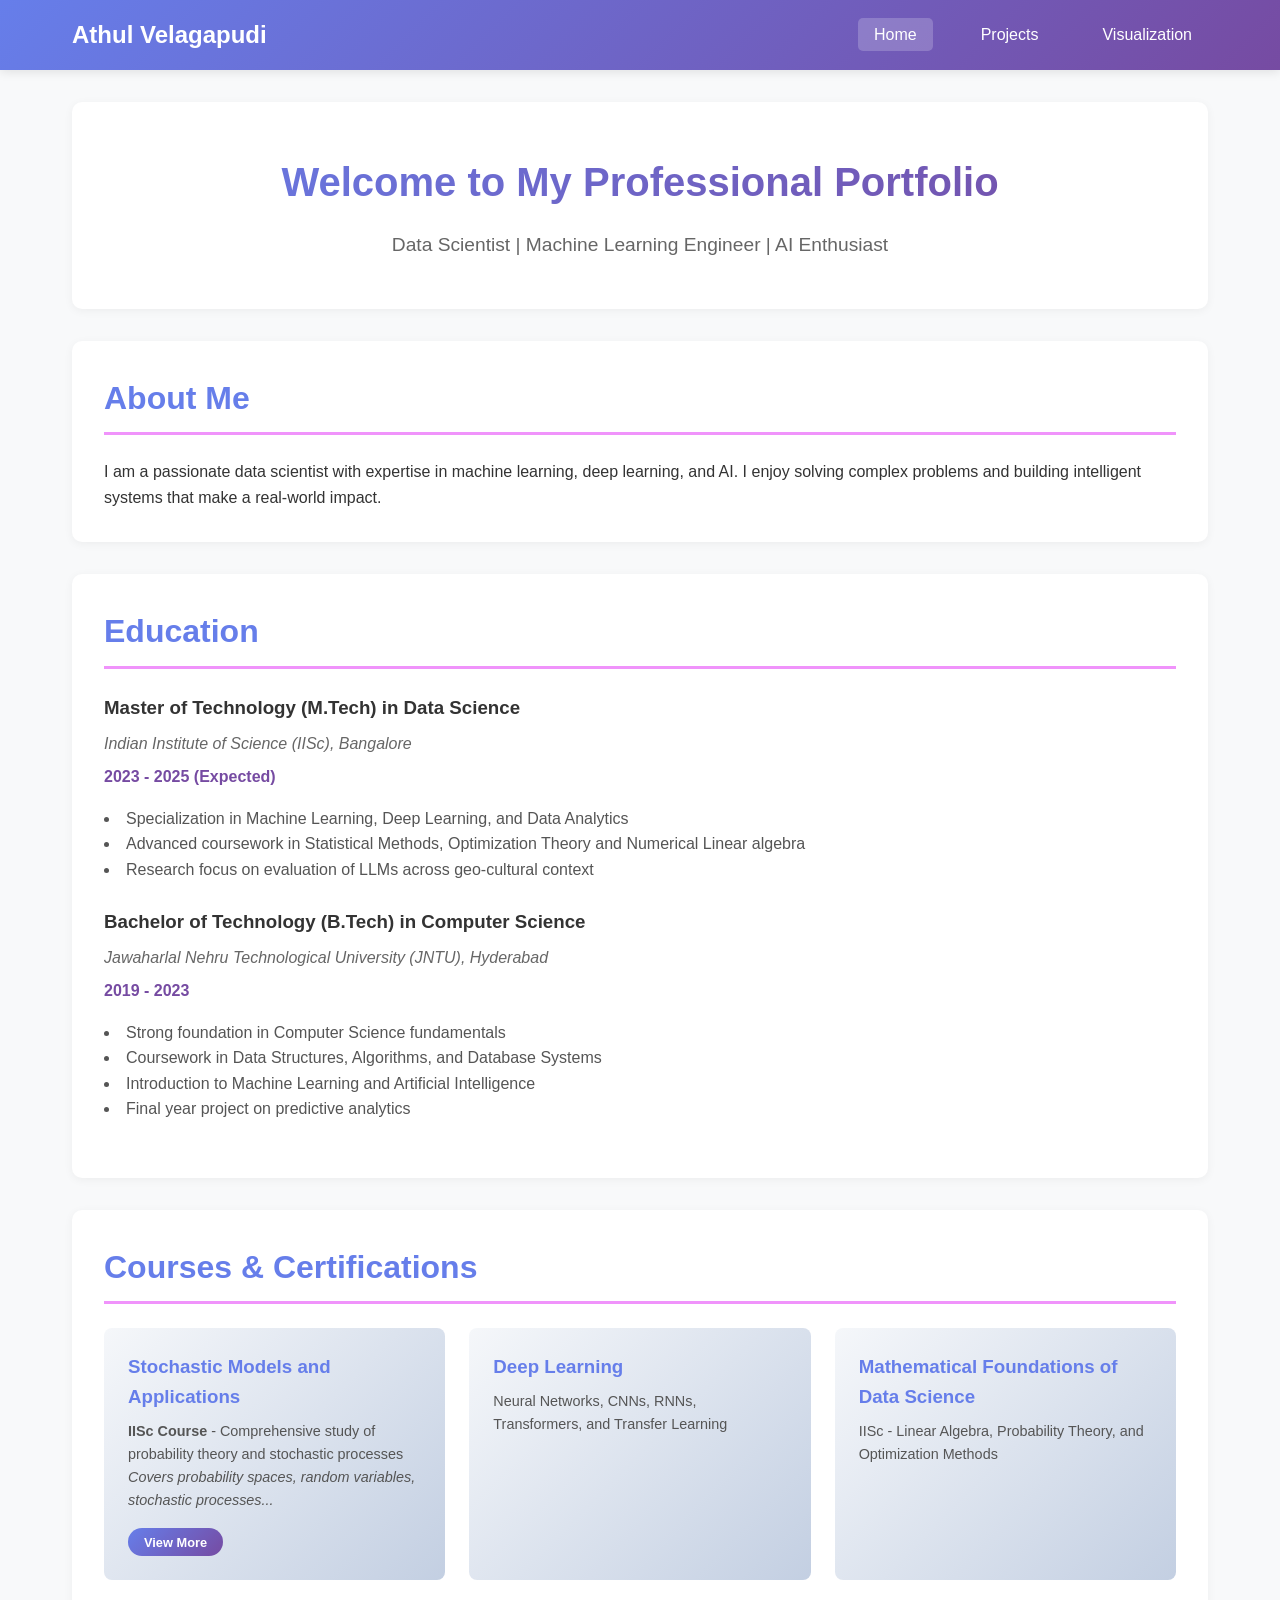
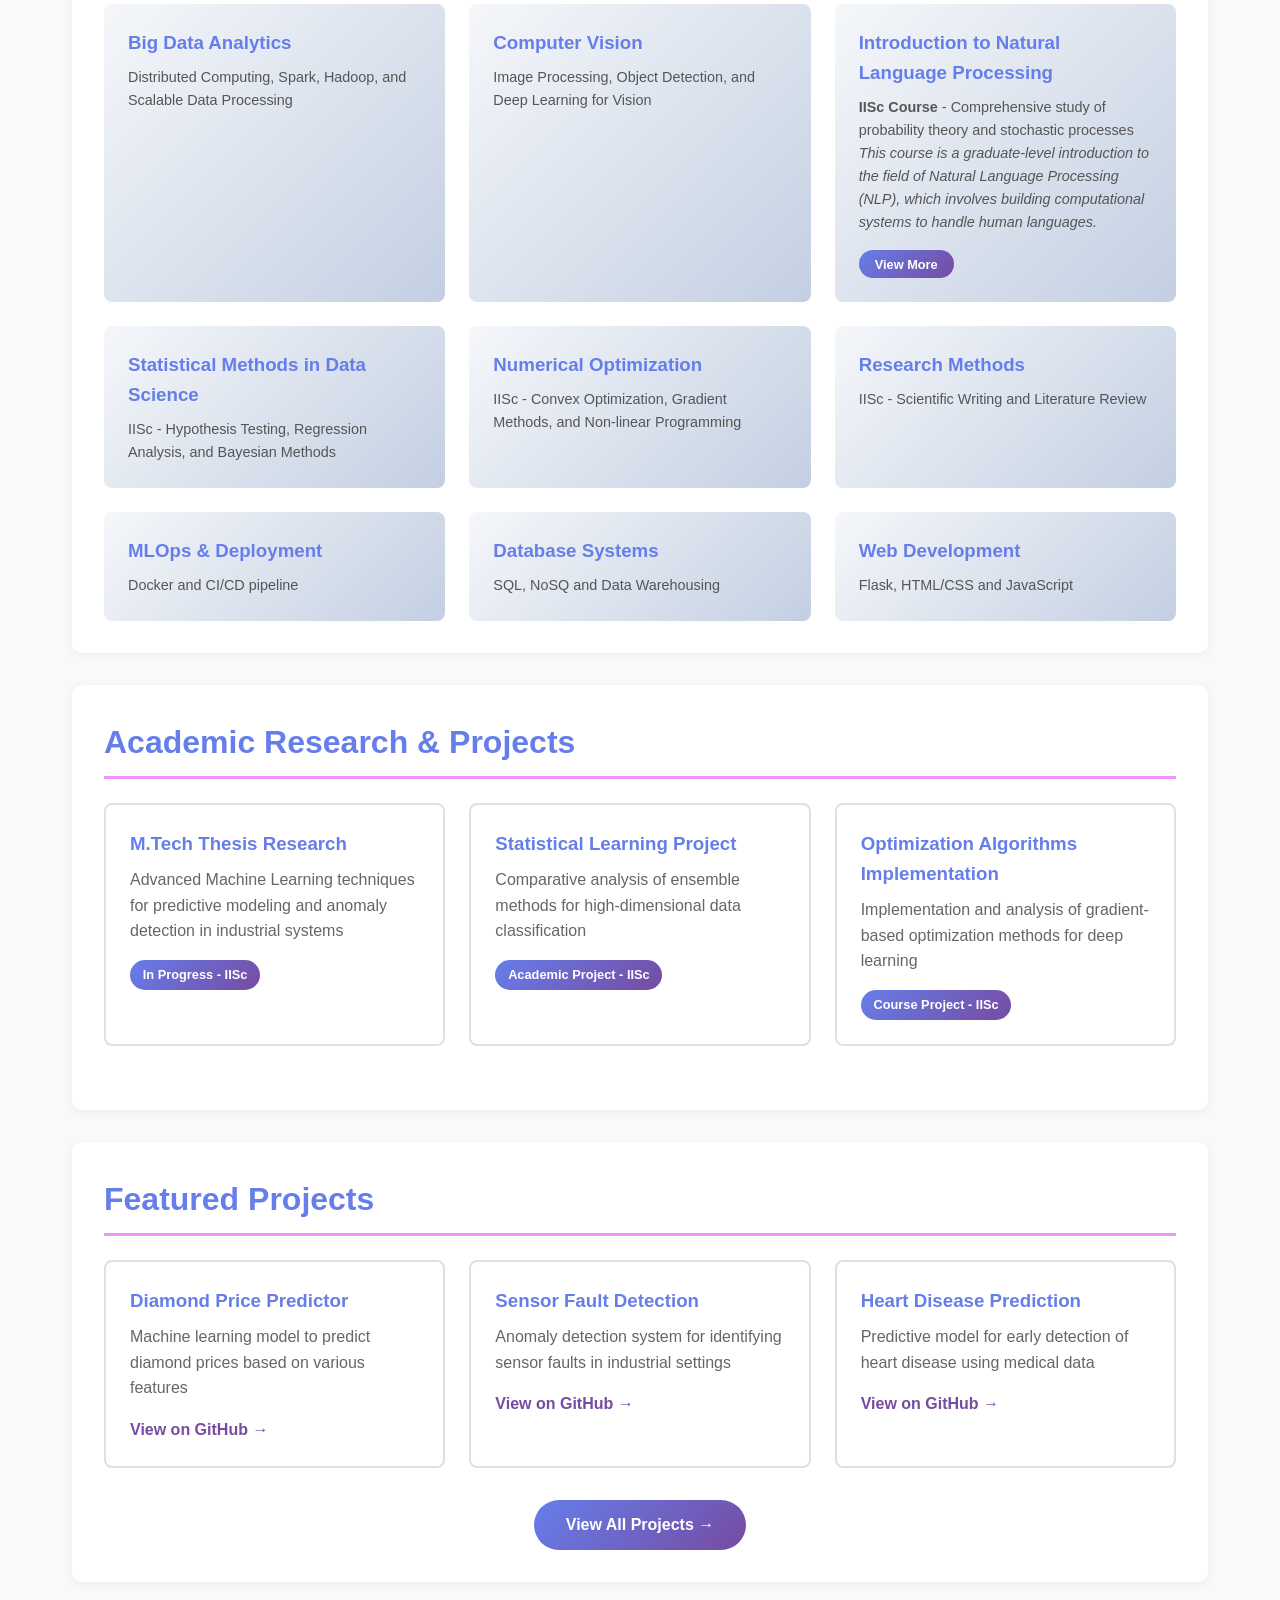
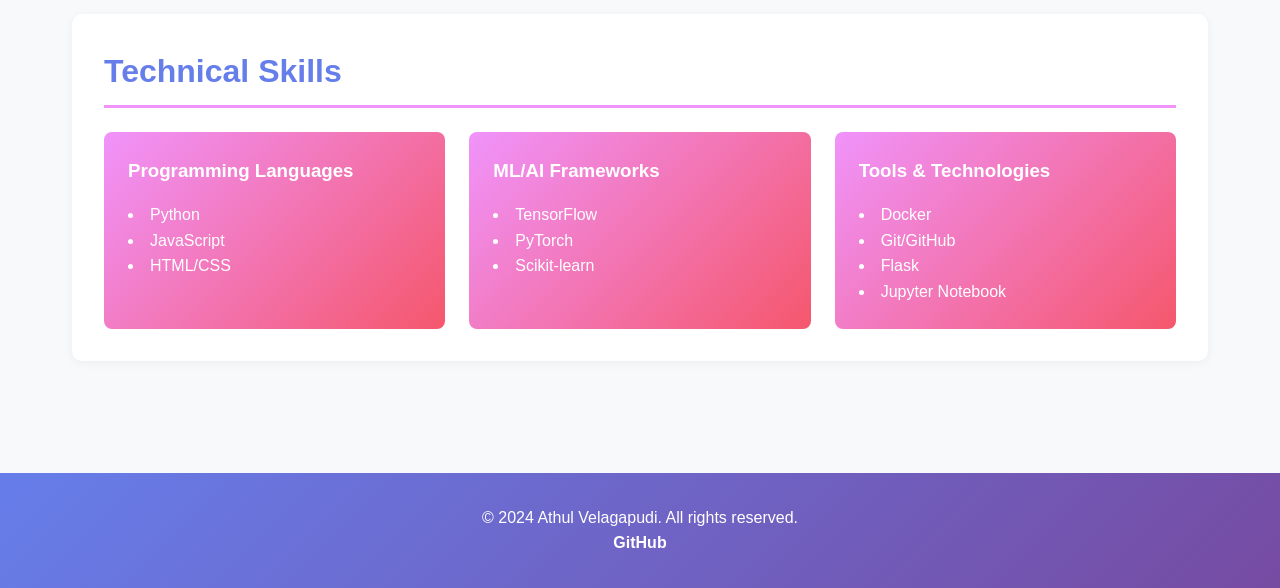
<file: index.html>
<!DOCTYPE html>
<html lang="en">
<head>
    <meta charset="UTF-8">
    <meta name="viewport" content="width=device-width, initial-scale=1.0">
    <title>Athul Velagapudi - Professional Portfolio</title>
    <link rel="stylesheet" href="styles.css">
</head>
<body>
    <nav class="navbar">
        <div class="nav-container">
            <h1 class="nav-logo">Athul Velagapudi</h1>
            <ul class="nav-menu">
                <li><a href="index.html" class="active">Home</a></li>
                <li><a href="projects.html">Projects</a></li>
                <li><a href="visualization.html">Visualization</a></li>
            </ul>
        </div>
    </nav>

    <main class="container">
        <section class="hero">
            <h1>Welcome to My Professional Portfolio</h1>
            <p class="subtitle">Data Scientist | Machine Learning Engineer | AI Enthusiast</p>
        </section>

        <section class="resume-section">
            <h2>About Me</h2>
            <p>I am a passionate data scientist with expertise in machine learning, deep learning, and AI. I enjoy solving complex problems and building intelligent systems that make a real-world impact.</p>
        </section>

        <section class="resume-section">
            <h2>Education</h2>
            <div class="education-item">
                <h3>Master of Technology (M.Tech) in Data Science</h3>
                <p class="institution">Indian Institute of Science (IISc), Bangalore</p>
                <p class="duration">2023 - 2025 (Expected)</p>
                <ul>
                    <li>Specialization in Machine Learning, Deep Learning, and Data Analytics</li>
                    <li>Advanced coursework in Statistical Methods, Optimization Theory and Numerical Linear algebra</li>
                    <li>Research focus on evaluation of LLMs across geo-cultural context</li>
                </ul>
            </div>
            <div class="education-item">
                <h3>Bachelor of Technology (B.Tech) in Computer Science</h3>
                <p class="institution">Jawaharlal Nehru Technological University (JNTU), Hyderabad</p>
                <p class="duration">2019 - 2023</p>
                <ul>
                    <li>Strong foundation in Computer Science fundamentals</li>
                    <li>Coursework in Data Structures, Algorithms, and Database Systems</li>
                    <li>Introduction to Machine Learning and Artificial Intelligence</li>
                    <li>Final year project on predictive analytics</li>
                </ul>
            </div>
        </section>

        <section class="resume-section">
            <h2>Courses & Certifications</h2>
            <div class="course-grid">
                <div class="course-item">
                    <h3>Stochastic Models and Applications</h3>
                    <p><strong>IISc Course</strong> - Comprehensive study of probability theory and stochastic processes</p>
                    <div class="course-preview">
                        <p>Covers probability spaces, random variables, stochastic processes...</p>
                    </div>
                    <div class="course-details" style="display: none;">
                        <ul>
                            <li>Probability spaces, conditional probability, and independence</li>
                            <li>Random variables, distribution functions, and joint distributions</li>
                            <li>Moments, characteristic functions, and moment generating functions</li>
                            <li>Conditional expectation and convergence concepts</li>
                            <li>Laws of large numbers and central limit theorem</li>
                            <li>Stochastic processes, Markov chains, and Poisson processes</li>
                        </ul>
                    </div>
                    <button class="view-more-btn" onclick="toggleCourseDetails(this)">View More</button>
                </div>
                <div class="course-item">
                    <h3>Deep Learning</h3>
                    <p>Neural Networks, CNNs, RNNs, Transformers, and Transfer Learning</p>
                </div>
                <div class="course-item">
                    <h3>Mathematical Foundations of Data Science</h3>
                    <p>IISc - Linear Algebra, Probability Theory, and Optimization Methods</p>
                </div>
                <div class="course-item">
                    <h3>Big Data Analytics</h3>
                    <p>Distributed Computing, Spark, Hadoop, and Scalable Data Processing</p>
                </div>
                <div class="course-item">
                    <h3>Computer Vision</h3>
                    <p>Image Processing, Object Detection, and Deep Learning for Vision</p>
                </div>
                <div class="course-item">
                    <h3>Introduction to Natural Language Processing</h3>
                    <p><strong>IISc Course</strong> - Comprehensive study of probability theory and stochastic processes</p>
                    <div class="course-preview">
                        <p>This course is a graduate-level introduction to the field of Natural Language Processing (NLP), which involves building computational systems to handle human languages.</p>
                    </div>
                    <div class="course-details" style="display: none;">
                        <ul>
                            <li>We covered text classification & representation learning, (large & not-so-large) language models, conditioned generation.</li>
                            <li>, including machine translation, summarization, multilinguality, structured prediction and decoding techniques.</li>
                            <li>information extraction, and broader societal and ethical implications of language technologies.</li>
                        </ul>
                    </div>
                    <button class="view-more-btn" onclick="toggleCourseDetails(this)">View More</button>
                </div>
                <div class="course-item">
                    <h3>Statistical Methods in Data Science</h3>
                    <p>IISc - Hypothesis Testing, Regression Analysis, and Bayesian Methods</p>
                </div>
                <div class="course-item">
                    <h3>Numerical Optimization</h3>
                    <p>IISc - Convex Optimization, Gradient Methods, and Non-linear Programming</p>
                </div>
                <div class="course-item">
                    <h3>Research Methods</h3>
                    <p>IISc - Scientific Writing and Literature Review</p>
                </div>
                <div class="course-item">
                    <h3>MLOps & Deployment</h3>
                    <p>Docker and  CI/CD pipeline</p>
                </div>
                <div class="course-item">
                    <h3>Database Systems</h3>
                    <p>SQL, NoSQ and Data Warehousing</p>
                </div>
                <div class="course-item">
                    <h3>Web Development</h3>
                    <p>Flask, HTML/CSS and JavaScript</p>
                </div>
            </div>
        </section>

        <section class="resume-section">
            <h2>Academic Research & Projects</h2>
            <div class="project-preview">
                <div class="project-card">
                    <h3>M.Tech Thesis Research</h3>
                    <p>Advanced Machine Learning techniques for predictive modeling and anomaly detection in industrial systems</p>
                    <span class="status">In Progress - IISc</span>
                </div>
                <div class="project-card">
                    <h3>Statistical Learning Project</h3>
                    <p>Comparative analysis of ensemble methods for high-dimensional data classification</p>
                    <span class="status">Academic Project - IISc</span>
                </div>
                <div class="project-card">
                    <h3>Optimization Algorithms Implementation</h3>
                    <p>Implementation and analysis of gradient-based optimization methods for deep learning</p>
                    <span class="status">Course Project - IISc</span>
                </div>
            </div>
        </section>

        <section class="resume-section">
            <h2>Featured Projects</h2>
            <div class="project-preview">
                <div class="project-card">
                    <h3>Diamond Price Predictor</h3>
                    <p>Machine learning model to predict diamond prices based on various features</p>
                    <a href="https://github.com/AthulVelagapudi/Diamond_price_predictor" target="_blank">View on GitHub →</a>
                </div>
                <div class="project-card">
                    <h3>Sensor Fault Detection</h3>
                    <p>Anomaly detection system for identifying sensor faults in industrial settings</p>
                    <a href="https://github.com/AthulVelagapudi/sensor-fault-detection" target="_blank">View on GitHub →</a>
                </div>
                <div class="project-card">
                    <h3>Heart Disease Prediction</h3>
                    <p>Predictive model for early detection of heart disease using medical data</p>
                    <a href="https://github.com/AthulVelagapudi/Heart-disease-predection" target="_blank">View on GitHub →</a>
                </div>
            </div>
            <div class="view-all">
                <a href="projects.html" class="btn">View All Projects →</a>
            </div>
        </section>

        <section class="resume-section">
            <h2>Technical Skills</h2>
            <div class="skills-grid">
                <div class="skill-category">
                    <h3>Programming Languages</h3>
                    <ul>
                        <li>Python</li>
                        <li>JavaScript</li>
                        <li>HTML/CSS</li>
                    </ul>
                </div>
                <div class="skill-category">
                    <h3>ML/AI Frameworks</h3>
                    <ul>
                        <li>TensorFlow</li>
                        <li>PyTorch</li>
                        <li>Scikit-learn</li>
                    </ul>
                </div>
                <div class="skill-category">
                    <h3>Tools & Technologies</h3>
                    <ul>
                        <li>Docker</li>
                        <li>Git/GitHub</li>
                        <li>Flask</li>
                        <li>Jupyter Notebook</li>
                    </ul>
                </div>
            </div>
        </section>
    </main>

    <footer>
        <p>&copy; 2024 Athul Velagapudi. All rights reserved.</p>
        <p>
            <a href="https://github.com/AthulVelagapudi" target="_blank">GitHub</a>
        </p>
    </footer>

    <script>
        function toggleCourseDetails(button) {
            const courseItem = button.parentElement;
            const details = courseItem.querySelector('.course-details');
            const preview = courseItem.querySelector('.course-preview');
            
            if (details.style.display === 'none') {
                details.style.display = 'block';
                preview.style.display = 'none';
                button.textContent = 'View Less';
                button.classList.add('expanded');
            } else {
                details.style.display = 'none';
                preview.style.display = 'block';
                button.textContent = 'View More';
                button.classList.remove('expanded');
            }
        }
    </script>
</body>
</html>
</file>
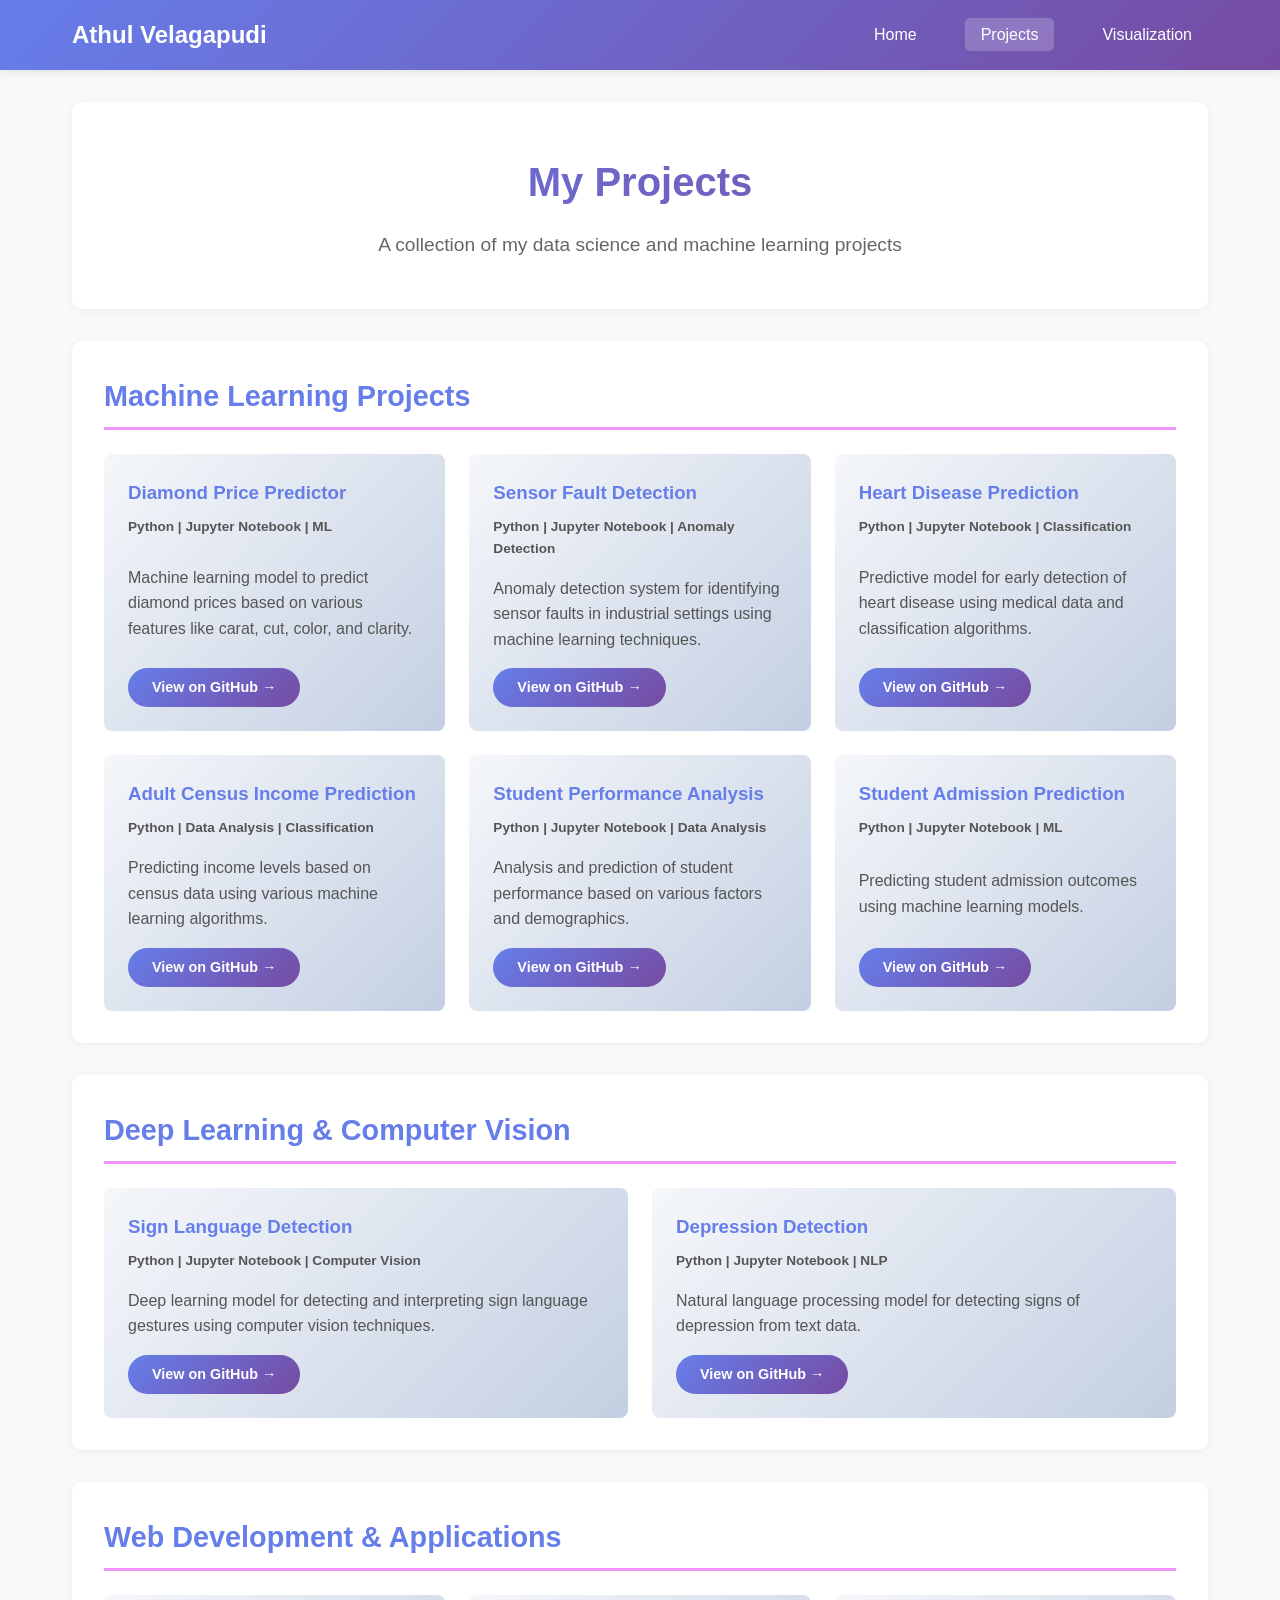
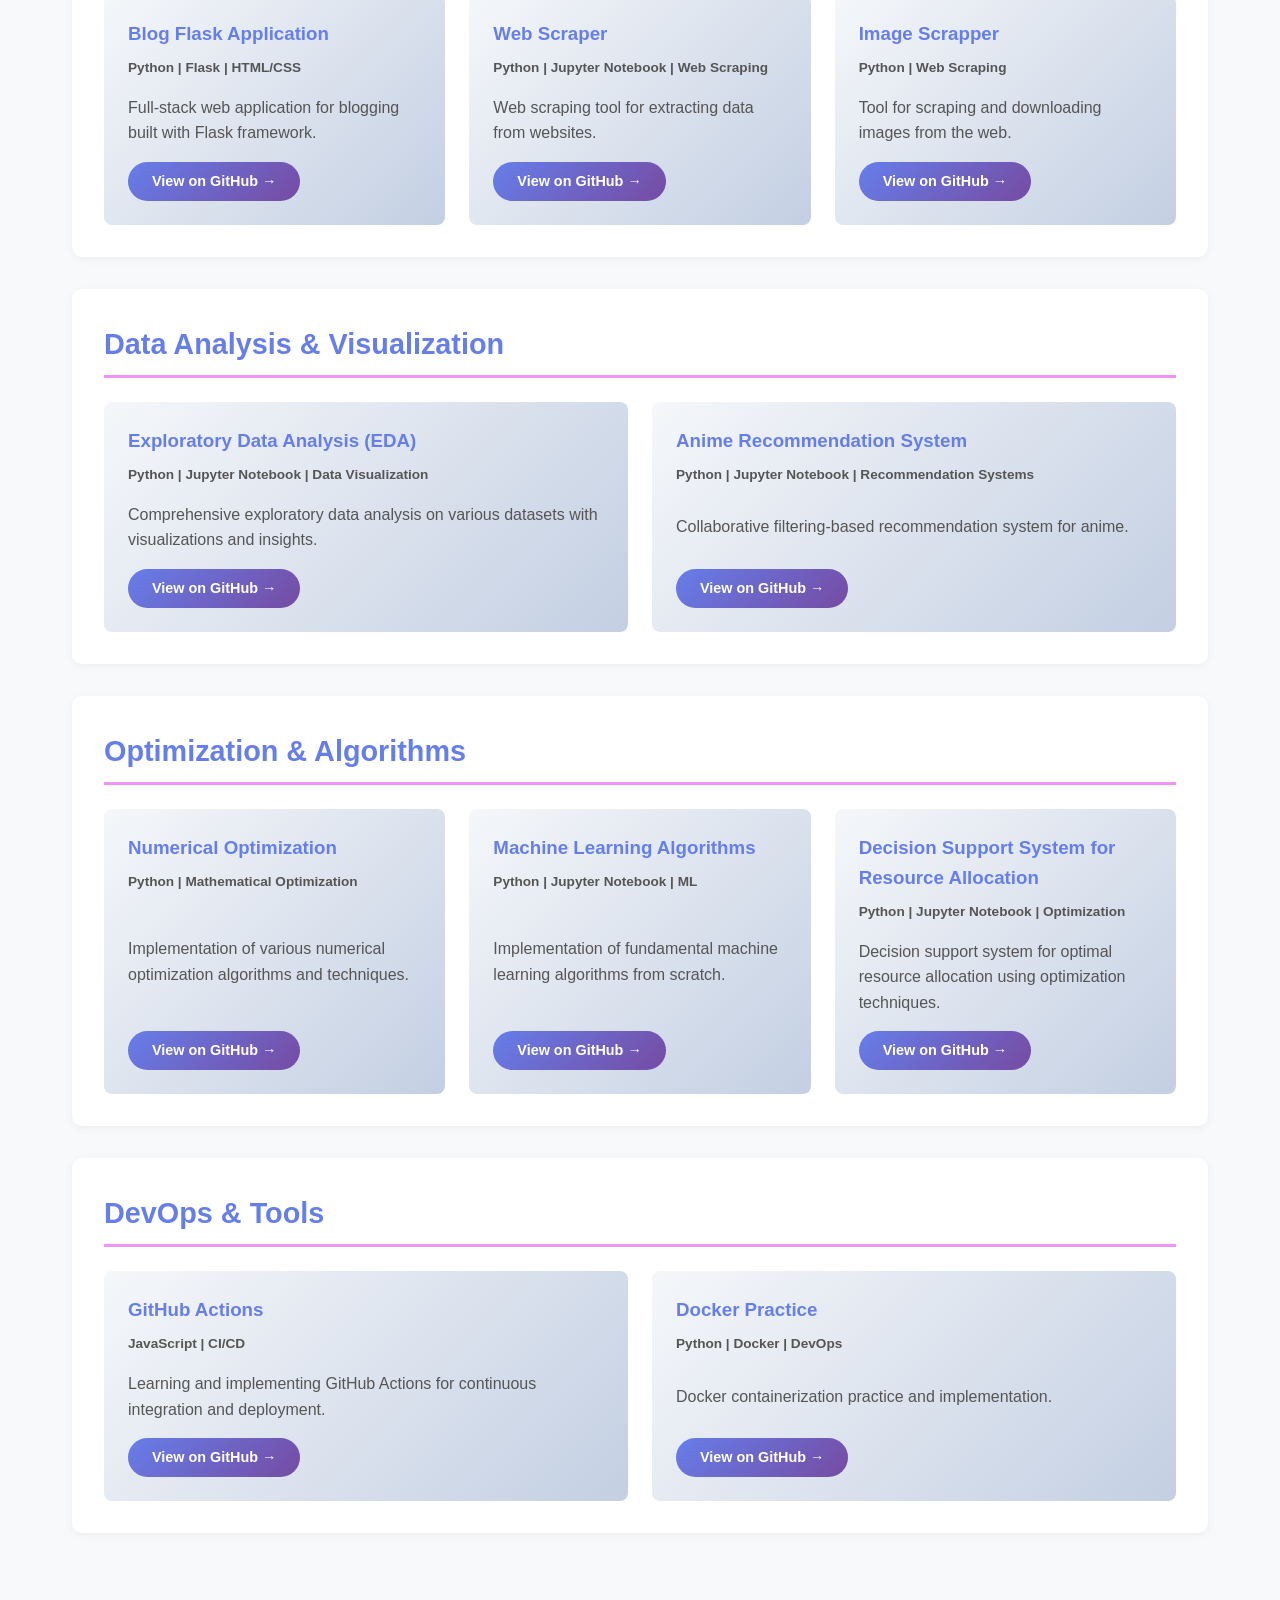
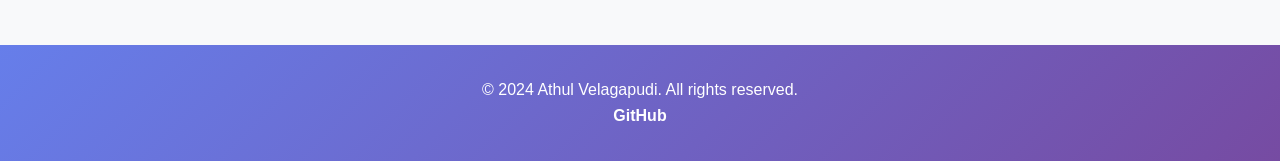
<file: projects.html>
<!DOCTYPE html>
<html lang="en">
<head>
    <meta charset="UTF-8">
    <meta name="viewport" content="width=device-width, initial-scale=1.0">
    <title>Projects - Athul Velagapudi</title>
    <link rel="stylesheet" href="styles.css">
</head>
<body>
    <nav class="navbar">
        <div class="nav-container">
            <h1 class="nav-logo">Athul Velagapudi</h1>
            <ul class="nav-menu">
                <li><a href="index.html">Home</a></li>
                <li><a href="projects.html" class="active">Projects</a></li>
                <li><a href="visualization.html">Visualization</a></li>
            </ul>
        </div>
    </nav>

    <main class="container">
        <section class="hero">
            <h1>My Projects</h1>
            <p class="subtitle">A collection of my data science and machine learning projects</p>
        </section>

        <section class="projects-section">
            <h2>Machine Learning Projects</h2>
            <div class="projects-grid">
                <div class="project-card-full">
                    <h3>Diamond Price Predictor</h3>
                    <p class="tech-stack">Python | Jupyter Notebook | ML</p>
                    <p>Machine learning model to predict diamond prices based on various features like carat, cut, color, and clarity.</p>
                    <a href="https://github.com/AthulVelagapudi/Diamond_price_predictor" target="_blank" class="btn">View on GitHub →</a>
                </div>

                <div class="project-card-full">
                    <h3>Sensor Fault Detection</h3>
                    <p class="tech-stack">Python | Jupyter Notebook | Anomaly Detection</p>
                    <p>Anomaly detection system for identifying sensor faults in industrial settings using machine learning techniques.</p>
                    <a href="https://github.com/AthulVelagapudi/sensor-fault-detection" target="_blank" class="btn">View on GitHub →</a>
                </div>

                <div class="project-card-full">
                    <h3>Heart Disease Prediction</h3>
                    <p class="tech-stack">Python | Jupyter Notebook | Classification</p>
                    <p>Predictive model for early detection of heart disease using medical data and classification algorithms.</p>
                    <a href="https://github.com/AthulVelagapudi/Heart-disease-predection" target="_blank" class="btn">View on GitHub →</a>
                </div>

                <div class="project-card-full">
                    <h3>Adult Census Income Prediction</h3>
                    <p class="tech-stack">Python | Data Analysis | Classification</p>
                    <p>Predicting income levels based on census data using various machine learning algorithms.</p>
                    <a href="https://github.com/AthulVelagapudi/Adult-census-income-prediction" target="_blank" class="btn">View on GitHub →</a>
                </div>

                <div class="project-card-full">
                    <h3>Student Performance Analysis</h3>
                    <p class="tech-stack">Python | Jupyter Notebook | Data Analysis</p>
                    <p>Analysis and prediction of student performance based on various factors and demographics.</p>
                    <a href="https://github.com/AthulVelagapudi/Student-performance-analysis" target="_blank" class="btn">View on GitHub →</a>
                </div>

                <div class="project-card-full">
                    <h3>Student Admission Prediction</h3>
                    <p class="tech-stack">Python | Jupyter Notebook | ML</p>
                    <p>Predicting student admission outcomes using machine learning models.</p>
                    <a href="https://github.com/AthulVelagapudi/Student-admission" target="_blank" class="btn">View on GitHub →</a>
                </div>
            </div>
        </section>

        <section class="projects-section">
            <h2>Deep Learning & Computer Vision</h2>
            <div class="projects-grid">
                <div class="project-card-full">
                    <h3>Sign Language Detection</h3>
                    <p class="tech-stack">Python | Jupyter Notebook | Computer Vision</p>
                    <p>Deep learning model for detecting and interpreting sign language gestures using computer vision techniques.</p>
                    <a href="https://github.com/AthulVelagapudi/Sign-language-detection" target="_blank" class="btn">View on GitHub →</a>
                </div>

                <div class="project-card-full">
                    <h3>Depression Detection</h3>
                    <p class="tech-stack">Python | Jupyter Notebook | NLP</p>
                    <p>Natural language processing model for detecting signs of depression from text data.</p>
                    <a href="https://github.com/AthulVelagapudi/Depression-detection" target="_blank" class="btn">View on GitHub →</a>
                </div>
            </div>
        </section>

        <section class="projects-section">
            <h2>Web Development & Applications</h2>
            <div class="projects-grid">
                <div class="project-card-full">
                    <h3>Blog Flask Application</h3>
                    <p class="tech-stack">Python | Flask | HTML/CSS</p>
                    <p>Full-stack web application for blogging built with Flask framework.</p>
                    <a href="https://github.com/AthulVelagapudi/Blog-flask-" target="_blank" class="btn">View on GitHub →</a>
                </div>

                <div class="project-card-full">
                    <h3>Web Scraper</h3>
                    <p class="tech-stack">Python | Jupyter Notebook | Web Scraping</p>
                    <p>Web scraping tool for extracting data from websites.</p>
                    <a href="https://github.com/AthulVelagapudi/Scraper" target="_blank" class="btn">View on GitHub →</a>
                </div>

                <div class="project-card-full">
                    <h3>Image Scrapper</h3>
                    <p class="tech-stack">Python | Web Scraping</p>
                    <p>Tool for scraping and downloading images from the web.</p>
                    <a href="https://github.com/AthulVelagapudi/ImageScrapper" target="_blank" class="btn">View on GitHub →</a>
                </div>
            </div>
        </section>

        <section class="projects-section">
            <h2>Data Analysis & Visualization</h2>
            <div class="projects-grid">
                <div class="project-card-full">
                    <h3>Exploratory Data Analysis (EDA)</h3>
                    <p class="tech-stack">Python | Jupyter Notebook | Data Visualization</p>
                    <p>Comprehensive exploratory data analysis on various datasets with visualizations and insights.</p>
                    <a href="https://github.com/AthulVelagapudi/EDA" target="_blank" class="btn">View on GitHub →</a>
                </div>

                <div class="project-card-full">
                    <h3>Anime Recommendation System</h3>
                    <p class="tech-stack">Python | Jupyter Notebook | Recommendation Systems</p>
                    <p>Collaborative filtering-based recommendation system for anime.</p>
                    <a href="https://github.com/AthulVelagapudi/Anime_recomendation" target="_blank" class="btn">View on GitHub →</a>
                </div>
            </div>
        </section>

        <section class="projects-section">
            <h2>Optimization & Algorithms</h2>
            <div class="projects-grid">
                <div class="project-card-full">
                    <h3>Numerical Optimization</h3>
                    <p class="tech-stack">Python | Mathematical Optimization</p>
                    <p>Implementation of various numerical optimization algorithms and techniques.</p>
                    <a href="https://github.com/AthulVelagapudi/Numerical_optimization" target="_blank" class="btn">View on GitHub →</a>
                </div>

                <div class="project-card-full">
                    <h3>Machine Learning Algorithms</h3>
                    <p class="tech-stack">Python | Jupyter Notebook | ML</p>
                    <p>Implementation of fundamental machine learning algorithms from scratch.</p>
                    <a href="https://github.com/AthulVelagapudi/ML_Algo" target="_blank" class="btn">View on GitHub →</a>
                </div>

                <div class="project-card-full">
                    <h3>Decision Support System for Resource Allocation</h3>
                    <p class="tech-stack">Python | Jupyter Notebook | Optimization</p>
                    <p>Decision support system for optimal resource allocation using optimization techniques.</p>
                    <a href="https://github.com/AthulVelagapudi/DSS-for-resourse-allocation" target="_blank" class="btn">View on GitHub →</a>
                </div>
            </div>
        </section>

        <section class="projects-section">
            <h2>DevOps & Tools</h2>
            <div class="projects-grid">
                <div class="project-card-full">
                    <h3>GitHub Actions</h3>
                    <p class="tech-stack">JavaScript | CI/CD</p>
                    <p>Learning and implementing GitHub Actions for continuous integration and deployment.</p>
                    <a href="https://github.com/AthulVelagapudi/GitHub_actions" target="_blank" class="btn">View on GitHub →</a>
                </div>

                <div class="project-card-full">
                    <h3>Docker Practice</h3>
                    <p class="tech-stack">Python | Docker | DevOps</p>
                    <p>Docker containerization practice and implementation.</p>
                    <a href="https://github.com/AthulVelagapudi/Docker_ineuron" target="_blank" class="btn">View on GitHub →</a>
                </div>
            </div>
        </section>
    </main>

    <footer>
        <p>&copy; 2024 Athul Velagapudi. All rights reserved.</p>
        <p>
            <a href="https://github.com/AthulVelagapudi" target="_blank">GitHub</a>
        </p>
    </footer>
</body>
</html>
</file>
<file: styles.css>
/* Global Styles */
* {
    margin: 0;
    padding: 0;
    box-sizing: border-box;
}

body {
    font-family: -apple-system, BlinkMacSystemFont, 'Segoe UI', Roboto, Oxygen, Ubuntu, Cantarell, sans-serif;
    line-height: 1.6;
    color: #333;
    background: #f8f9fa;
}

/* Navigation */
.navbar {
    background: linear-gradient(135deg, #667eea 0%, #764ba2 100%);
    color: white;
    padding: 1rem 0;
    position: sticky;
    top: 0;
    z-index: 100;
    box-shadow: 0 2px 10px rgba(0,0,0,0.1);
}

.nav-container {
    max-width: 1200px;
    margin: 0 auto;
    padding: 0 2rem;
    display: flex;
    justify-content: space-between;
    align-items: center;
}

.nav-logo {
    font-size: 1.5rem;
    font-weight: 700;
}

.nav-menu {
    display: flex;
    list-style: none;
    gap: 2rem;
}

.nav-menu a {
    color: white;
    text-decoration: none;
    font-weight: 500;
    padding: 0.5rem 1rem;
    border-radius: 5px;
    transition: background 0.3s ease;
}

.nav-menu a:hover,
.nav-menu a.active {
    background: rgba(255,255,255,0.2);
}

/* Container */
.container {
    max-width: 1200px;
    margin: 0 auto;
    padding: 2rem;
}

/* Hero Section */
.hero {
    text-align: center;
    padding: 3rem 0;
    background: white;
    border-radius: 10px;
    margin-bottom: 2rem;
    box-shadow: 0 2px 10px rgba(0,0,0,0.05);
}

.hero h1 {
    font-size: 2.5rem;
    margin-bottom: 1rem;
    background: linear-gradient(135deg, #667eea 0%, #764ba2 100%);
    -webkit-background-clip: text;
    -webkit-text-fill-color: transparent;
    background-clip: text;
}

.subtitle {
    font-size: 1.2rem;
    color: #666;
}

/* Resume Section */
.resume-section {
    background: white;
    padding: 2rem;
    margin-bottom: 2rem;
    border-radius: 10px;
    box-shadow: 0 2px 10px rgba(0,0,0,0.05);
}

.resume-section h2 {
    color: #667eea;
    margin-bottom: 1.5rem;
    font-size: 2rem;
    border-bottom: 3px solid #f093fb;
    padding-bottom: 0.5rem;
}

.education-item {
    margin-bottom: 1.5rem;
}

.education-item h3 {
    color: #333;
    margin-bottom: 0.5rem;
}

.institution {
    color: #666;
    font-style: italic;
    margin-bottom: 0.5rem;
}

.duration {
    color: #764ba2;
    font-weight: 600;
    margin-bottom: 1rem;
}

.education-item ul {
    list-style-position: inside;
    color: #555;
}

.status {
    display: inline-block;
    background: linear-gradient(135deg, #667eea 0%, #764ba2 100%);
    color: white;
    padding: 0.3rem 0.8rem;
    border-radius: 15px;
    font-size: 0.8rem;
    font-weight: 600;
}

/* Course Grid */
.course-grid {
    display: grid;
    grid-template-columns: repeat(auto-fit, minmax(280px, 1fr));
    gap: 1.5rem;
}

.course-item {
    background: linear-gradient(135deg, #f5f7fa 0%, #c3cfe2 100%);
    padding: 1.5rem;
    border-radius: 8px;
    transition: transform 0.3s ease, box-shadow 0.3s ease;
}

.course-item:hover {
    transform: translateY(-5px);
    box-shadow: 0 5px 20px rgba(0,0,0,0.1);
}

.course-item h3 {
    color: #667eea;
    margin-bottom: 0.5rem;
}

.course-item p {
    color: #555;
    font-size: 0.9rem;
}

.course-preview {
    color: #666;
    font-style: italic;
    margin-bottom: 0.5rem;
}

.course-details ul {
    list-style-position: inside;
    margin: 0.5rem 0;
    color: #555;
}

.view-more-btn {
    background: linear-gradient(135deg, #667eea 0%, #764ba2 100%);
    color: white;
    border: none;
    padding: 0.4rem 1rem;
    border-radius: 20px;
    font-size: 0.8rem;
    font-weight: 600;
    cursor: pointer;
    transition: all 0.3s ease;
    margin-top: 0.5rem;
}

.view-more-btn:hover {
    transform: translateY(-1px);
    box-shadow: 0 3px 10px rgba(102, 126, 234, 0.3);
}

.view-more-btn.expanded {
    background: linear-gradient(135deg, #f093fb 0%, #f5576c 100%);
}

/* Project Preview */
.project-preview {
    display: grid;
    grid-template-columns: repeat(auto-fit, minmax(300px, 1fr));
    gap: 1.5rem;
    margin-bottom: 2rem;
}

.project-card {
    background: white;
    border: 2px solid #e0e0e0;
    padding: 1.5rem;
    border-radius: 8px;
    transition: all 0.3s ease;
}

.project-card:hover {
    border-color: #667eea;
    box-shadow: 0 5px 20px rgba(102, 126, 234, 0.2);
    transform: translateY(-3px);
}

.project-card h3 {
    color: #667eea;
    margin-bottom: 0.5rem;
}

.project-card p {
    color: #666;
    margin-bottom: 1rem;
}

.project-card a {
    color: #764ba2;
    text-decoration: none;
    font-weight: 600;
    transition: color 0.3s ease;
}

.project-card a:hover {
    color: #667eea;
}

/* View All Button */
.view-all {
    text-align: center;
    margin-top: 2rem;
}

.btn {
    display: inline-block;
    background: linear-gradient(135deg, #667eea 0%, #764ba2 100%);
    color: white;
    padding: 0.75rem 2rem;
    border-radius: 50px;
    text-decoration: none;
    font-weight: 600;
    transition: transform 0.3s ease, box-shadow 0.3s ease;
}

.btn:hover {
    transform: translateY(-2px);
    box-shadow: 0 5px 20px rgba(102, 126, 234, 0.4);
}

/* Skills Grid */
.skills-grid {
    display: grid;
    grid-template-columns: repeat(auto-fit, minmax(250px, 1fr));
    gap: 1.5rem;
}

.skill-category {
    background: linear-gradient(135deg, #f093fb 0%, #f5576c 100%);
    padding: 1.5rem;
    border-radius: 8px;
    color: white;
}

.skill-category h3 {
    margin-bottom: 1rem;
}

.skill-category ul {
    list-style-position: inside;
}

/* Projects Page */
.projects-section {
    background: white;
    padding: 2rem;
    margin-bottom: 2rem;
    border-radius: 10px;
    box-shadow: 0 2px 10px rgba(0,0,0,0.05);
}

.projects-section h2 {
    color: #667eea;
    margin-bottom: 1.5rem;
    font-size: 1.8rem;
    border-bottom: 3px solid #f093fb;
    padding-bottom: 0.5rem;
}

.projects-grid {
    display: grid;
    grid-template-columns: repeat(auto-fit, minmax(320px, 1fr));
    gap: 1.5rem;
}

.project-card-full {
    background: linear-gradient(135deg, #f5f7fa 0%, #c3cfe2 100%);
    padding: 1.5rem;
    border-radius: 8px;
    transition: all 0.3s ease;
    display: flex;
    flex-direction: column;
}

.project-card-full:hover {
    transform: translateY(-5px);
    box-shadow: 0 8px 25px rgba(102, 126, 234, 0.3);
}

.project-card-full h3 {
    color: #667eea;
    margin-bottom: 0.5rem;
}

.tech-stack {
    color: #764ba2;
    font-size: 0.85rem;
    font-weight: 600;
    margin-bottom: 0.5rem;
}

.project-card-full p {
    color: #555;
    margin-bottom: 1rem;
    flex-grow: 1;
}

.project-card-full .btn {
    align-self: flex-start;
    padding: 0.5rem 1.5rem;
    font-size: 0.9rem;
}

/* Visualization Page */
.viz-section {
    background: white;
    padding: 2rem;
    margin-bottom: 2rem;
    border-radius: 10px;
    box-shadow: 0 2px 10px rgba(0,0,0,0.05);
}

.viz-section h2 {
    color: #667eea;
    margin-bottom: 1rem;
    font-size: 1.8rem;
}

.viz-section p {
    color: #666;
    margin-bottom: 1.5rem;
}

.chart-container {
    width: 100%;
    min-height: 400px;
    background: white;
    border-radius: 8px;
    padding: 1rem;
    display: flex;
    justify-content: center;
    align-items: center;
}

.chart-container canvas {
    max-height: 400px;
}

/* Footer */
footer {
    background: linear-gradient(135deg, #667eea 0%, #764ba2 100%);
    color: white;
    text-align: center;
    padding: 2rem;
    margin-top: 3rem;
}

footer a {
    color: white;
    text-decoration: none;
    font-weight: 600;
    transition: opacity 0.3s ease;
}

footer a:hover {
    opacity: 0.8;
}

/* Responsive Design */
@media (max-width: 768px) {
    .nav-container {
        flex-direction: column;
        gap: 1rem;
    }
    
    .nav-menu {
        flex-wrap: wrap;
        justify-content: center;
    }
    
    .hero h1 {
        font-size: 2rem;
    }
    
    .course-grid,
    .project-preview,
    .projects-grid,
    .skills-grid {
        grid-template-columns: 1fr;
    }
}

@media (max-width: 480px) {
    .container {
        padding: 1rem;
    }
    
    .resume-section,
    .projects-section,
    .viz-section {
        padding: 1.5rem;
    }
    
    .hero h1 {
        font-size: 1.5rem;
    }
    
    .subtitle {
        font-size: 1rem;
    }
}

/* External Visualizations Gallery */
.external-gallery {
    display: grid;
    grid-template-columns: repeat(auto-fit, minmax(220px, 1fr));
    gap: 1rem;
}

.gallery-item {
    background: #fff;
    border: 1px solid #e6e6e6;
    border-radius: 8px;
    padding: 0.5rem;
    display: flex;
    flex-direction: column;
    align-items: center;
}

.gallery-item img {
    max-width: 100%;
    height: auto;
    border-radius: 6px;
    box-shadow: 0 4px 14px rgba(0,0,0,0.06);
}

.gallery-item .caption {
    margin-top: 0.5rem;
    color: #555;
    font-size: 0.9rem;
    text-align: center;
}

.gallery-item .analysis-text {
    margin-top: 0.5rem;
    color: #444;
    font-size: 0.9rem;
    line-height: 1.4;
    text-align: left;
    width: 100%;
    padding: 0.5rem;
    background: #fbfbff;
    border-radius: 6px;
    border: 1px solid #f0f0ff;
}

/* Lightbox / Modal */
.lightbox {
    position: fixed;
    inset: 0;
    background: rgba(0,0,0,0.75);
    display: none;
    align-items: center;
    justify-content: center;
    z-index: 1000;
}

.lightbox[aria-hidden="false"] {
    display: flex;
}

.lightbox-content {
    max-width: 90%;
    max-height: 90%;
    background: #fff;
    border-radius: 8px;
    padding: 1rem;
    box-shadow: 0 10px 50px rgba(0,0,0,0.5);
    display: flex;
    flex-direction: column;
    gap: 0.5rem;
    align-items: center;
}

.lightbox-content img {
    max-width: 100%;
    max-height: 60vh;
    border-radius: 6px;
}

.lightbox-close {
    background: transparent;
    border: none;
    font-size: 1.5rem;
    position: absolute;
    top: 1rem;
    right: 1rem;
    color: white;
    cursor: pointer;
}

.lightbox-caption {
    color: #333;
    font-weight: 600;
    text-align: center;
}

.lightbox-analysis {
    color: #444;
    max-height: 20vh;
    overflow: auto;
    background: #fbfbff;
    padding: 0.5rem;
    border-radius: 6px;
    border: 1px solid #f0f0ff;
    width: 100%;
}
</file>
